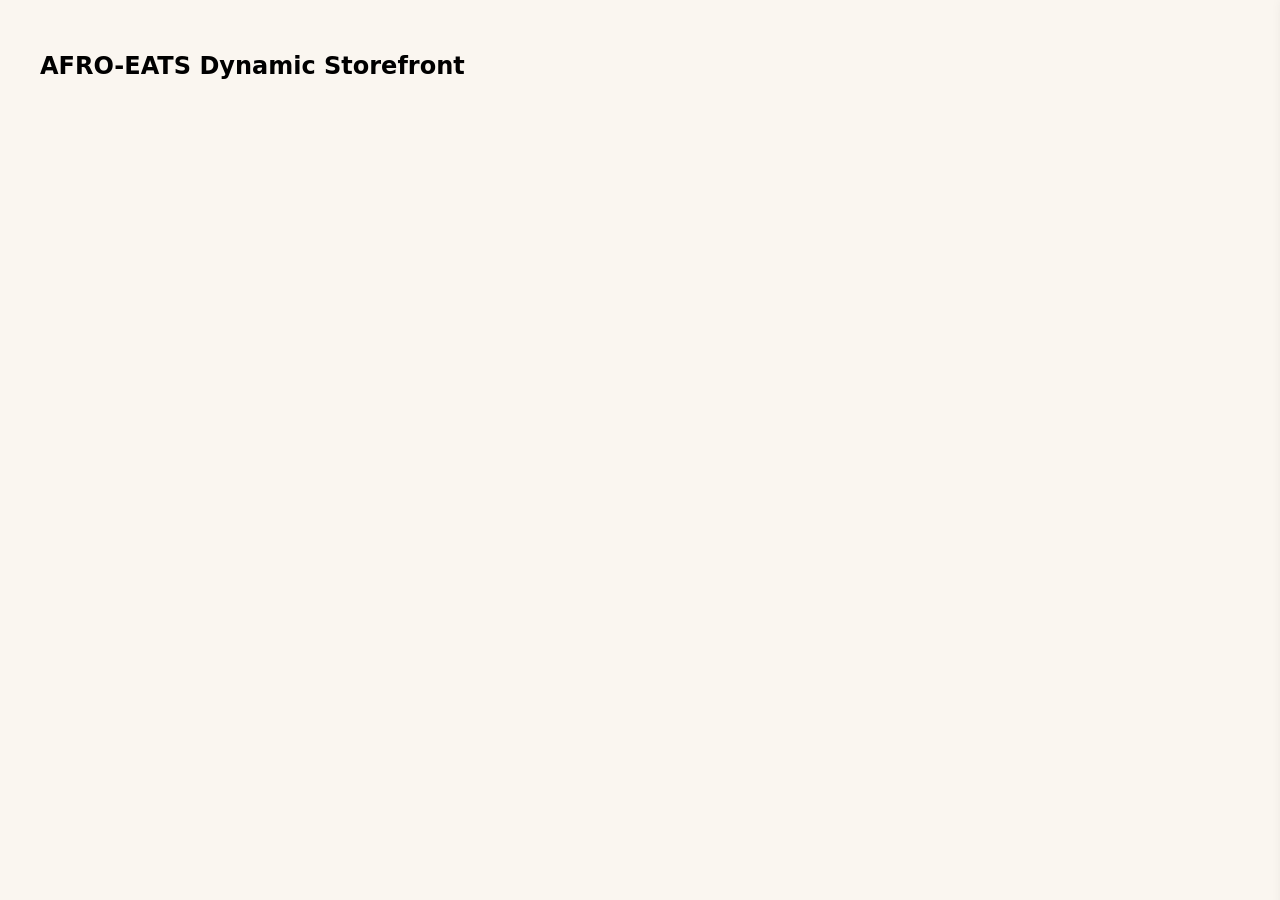
<file: checkout.html>
<!DOCTYPE html>
<html lang="en">
<head>
  <meta charset="UTF-8">
  <title>AFRO-EATS Store & Checkout</title>
  <style>
    :root { --terracotta: #C85A32; --border: #E8DDCF; }
    body { font-family: system-ui, sans-serif; background: #FAF6F0; margin: 0; padding: 0; }
    .container { max-width: 1200px; margin: 0 auto; padding: 2rem; }
    
    /* Product Cards */
    .products-grid { display: grid; grid-template-columns: repeat(auto-fill, minmax(260px, 1fr)); gap: 1.5rem; }
    .product-card { background: #fff; border: 1px solid var(--border); border-radius: 12px; padding: 1rem; position: relative; }
    .product-thumb img { width: 100%; height: 180px; object-fit: cover; border-radius: 8px; }
    .badge-discount { position: absolute; top: 1.5rem; left: 1.5rem; background: #1b4d3e; color: #fff; font-size: 0.75rem; font-weight: 700; padding: 0.25rem 0.5rem; border-radius: 4px; }
    .product-title { font-size: 1.1rem; margin: 0.5rem 0; }
    .product-price { font-weight: 800; font-size: 1.2rem; color: #1b4d3e; }
    .product-price .old { text-decoration: line-through; color: #888; font-size: 0.9rem; margin-left: 0.5rem; }
    .add-to-cart-btn { background: var(--terracotta); color: #fff; border: none; width: 100%; padding: 0.6rem; border-radius: 999px; cursor: pointer; font-weight: 700; margin-top: 0.5rem; }

    /* Cart Drawer */
    .cart-drawer { position: fixed; right: -400px; top: 0; width: 360px; height: 100%; background: #fff; box-shadow: -4px 0 12px rgba(0,0,0,0.1); transition: 0.3s; z-index: 100; display: flex; flex-direction: column; padding: 1rem; }
    .cart-drawer.active { right: 0; }
    .cart-header { display: flex; justify-content: space-between; align-items: center; border-bottom: 1px solid var(--border); padding-bottom: 1rem; }
    .cart-body { flex: 1; overflow-y: auto; padding: 1rem 0; }
    .cart-item { display: flex; gap: 1rem; align-items: center; margin-bottom: 1rem; }
    .cart-item img { width: 50px; height: 50px; border-radius: 6px; object-fit: cover; }
    .cart-footer { border-top: 1px solid var(--border); padding-top: 1rem; }
    .btn-primary { background: var(--terracotta); color: #fff; border: none; padding: 0.75rem 1.5rem; border-radius: 999px; cursor: pointer; font-weight: 700; }
    .full-width { width: 100%; }

    /* Checkout Modal Overlay */
    .modal-overlay { position: fixed; inset: 0; background: rgba(0,0,0,0.6); display: none; justify-content: center; align-items: center; z-index: 200; }
    .modal-overlay.active { display: flex; }
    .checkout-card { background: #fff; width: 90%; max-width: 500px; padding: 2rem; border-radius: 12px; box-shadow: 0 8px 24px rgba(0,0,0,0.15); text-align: center; }
    .paypal-box { background: #F1ECE4; border: 1px solid var(--border); padding: 1.5rem; border-radius: 8px; margin-top: 1rem; }
    .notice-checkbox { font-size: 0.85rem; margin: 1rem 0; text-align: left; }
  </style>
</head>
<body>

  <div class="container">
    <h2>AFRO-EATS Dynamic Storefront</h2>
    <div class="products-grid" id="productsGrid"></div>
  </div>

  <!-- Cart Drawer -->
  <aside class="cart-drawer" id="cartDrawer">
    <div class="cart-header">
      <h3>Your Taste Basket (<span id="cartDrawerCount">0</span>)</h3>
      <button class="close-drawer" id="closeCart" onclick="closeCartDrawer()">✕</button>
    </div>
    <div class="cart-body" id="cartItemsContainer">
      <div class="empty-cart-msg">Your Taste Basket is currently empty.</div>
    </div>
    <div class="cart-footer">
      <div class="subtotal-row" style="display:flex; justify-content:space-between; font-weight:bold;">
        <span>Subtotal</span>
        <span id="cartSubtotal">$0.00</span>
      </div>
      <p class="shipping-note" style="font-size:0.8rem; color:#666;">Temperature-controlled packaging calculated at checkout.</p>
      <button class="btn btn-primary full-width" onclick="openCheckoutModal()">Proceed to Secure Checkout</button>
    </div>
  </aside>

  <!-- Checkout PayPal Modal -->
  <div class="modal-overlay" id="checkoutModal">
    <div class="checkout-card">
      <h3>Complete Your Checkout</h3>
      <p>Order Total: <strong id="checkoutTotal">$0.00</strong></p>

      <!-- PayPal Panel Form -->
      <div class="paypal-box">
        <form action="https://www.paypal.com/cgi-bin/webscr" method="post" id="paypalForm">
          <!-- PayPal Configuration Variables -->
          <input type="hidden" name="cmd" value="_xclick">
          <!-- ADMIN PAYPAL EMAIL PLACEHOLDER -->
          <input type="hidden" name="business" value="admin-merchant@afroeats.com">
          <input type="hidden" name="item_name" value="AFRO-EATS Order">
          <input type="hidden" name="amount" id="paypalAmount" value="0.00">
          <input type="hidden" name="currency_code" value="USD">
          <input type="hidden" name="rm" value="1">
          <input type="hidden" name="return" value="https://yourdomain.com/order-success.php">
          <input type="hidden" name="cancel_return" value="https://yourdomain.com/index.html">

          <div class="notice-checkbox">
            <label>
              <input type="checkbox" id="acceptReturnNotice" required>
              I understand that I must click <strong>"Return to Merchant"</strong> on the PayPal website after payment to finalize and log my order.
            </label>
          </div>

          <button type="submit" id="paypalSubmitBtn" class="btn btn-primary full-width" disabled>
            Transfer to PayPal to Complete Payment
          </button>
        </form>
      </div>
      <button onclick="closeCheckoutModal()" style="margin-top: 1rem; background:none; border:none; cursor:pointer; text-decoration:underline;">Cancel</button>
    </div>
  </div>

  <script>
    const state = { cart: [], products: [] };

    // Fetch products dynamically from PHP backend
    async function loadProducts() {
      try {
        const res = await fetch('http://localhost/Auto-Source/swiss/api.php?action=get_products');
        state.products = await res.json();
        renderProducts();
      } catch(e) {
        console.error('Failed to load products from API', e);
      }
    }

    function renderProducts() {
      const container = document.getElementById('productsGrid');
      container.innerHTML = state.products.map(product => `
        <div class="product-card">
          <div class="product-thumb">
            ${product.oldPrice ? `<span class="badge-discount">SAVE ${(100 - (product.price/product.oldPrice * 100)).toFixed(0)}%</span>` : ''}
            <img src="${product.image}" alt="${product.name}" loading="lazy">
          </div>
          <div class="product-details">
            <span class="product-brand">${product.brand}</span>
            <h3 class="product-title">${product.name}</h3>
            <div class="product-price">
              <span>$${product.price.toFixed(2)}</span>
              ${product.oldPrice ? `<span class="old">$${product.oldPrice.toFixed(2)}</span>` : ''}
            </div>
            <button class="add-to-cart-btn" onclick="addToCart('${product.id}')">Add to Basket</button>
          </div>
        </div>
      `).join('');
    }

    function addToCart(productId) {
      const product = state.products.find(p => p.id === productId);
      if(product) {
        state.cart.push(product);
        updateCartUI();
        document.getElementById('cartDrawer').classList.add('active');
      }
    }

    function removeFromCart(index) {
      state.cart.splice(index, 1);
      updateCartUI();
    }

    function updateCartUI() {
      const drawerCount = document.getElementById('cartDrawerCount');
      const container = document.getElementById('cartItemsContainer');
      const subtotalEl = document.getElementById('cartSubtotal');

      drawerCount.textContent = state.cart.length;

      if (state.cart.length === 0) {
        container.innerHTML = `<div class="empty-cart-msg">Your Taste Basket is currently empty.</div>`;
        subtotalEl.textContent = '$0.00';
        return;
      }

      container.innerHTML = state.cart.map((item, index) => `
        <div class="cart-item">
          <img src="${item.image}" alt="${item.name}">
          <div class="cart-item-info">
            <div class="cart-item-title">${item.name}</div>
            <div class="cart-item-price">$${item.price.toFixed(2)}</div>
          </div>
          <button onclick="removeFromCart(${index})" style="color:#C83214; font-size:0.8rem; font-weight:700; border:none; background:none; cursor:pointer;">Remove</button>
        </div>
      `).join('');

      const subtotal = state.cart.reduce((sum, item) => sum + item.price, 0);
      subtotalEl.textContent = `$${subtotal.toFixed(2)}`;
    }

    function closeCartDrawer() {
      document.getElementById('cartDrawer').classList.remove('active');
    }

    // Checkout Modal Handlers
    function openCheckoutModal() {
      const subtotal = state.cart.reduce((sum, item) => sum + item.price, 0);
      if (subtotal === 0) return alert('Your cart is empty!');

      document.getElementById('checkoutTotal').textContent = `$${subtotal.toFixed(2)}`;
      document.getElementById('paypalAmount').value = subtotal.toFixed(2);
      document.getElementById('checkoutModal').classList.add('active');
    }

    function closeCheckoutModal() {
      document.getElementById('checkoutModal').classList.remove('active');
    }

    // Notice confirmation checkbox listener
    document.getElementById('acceptReturnNotice').addEventListener('change', function(e) {
      document.getElementById('paypalSubmitBtn').disabled = !e.target.checked;
    });

    // Initialize application
    loadProducts();
  </script>
</body>
</html>
</file>
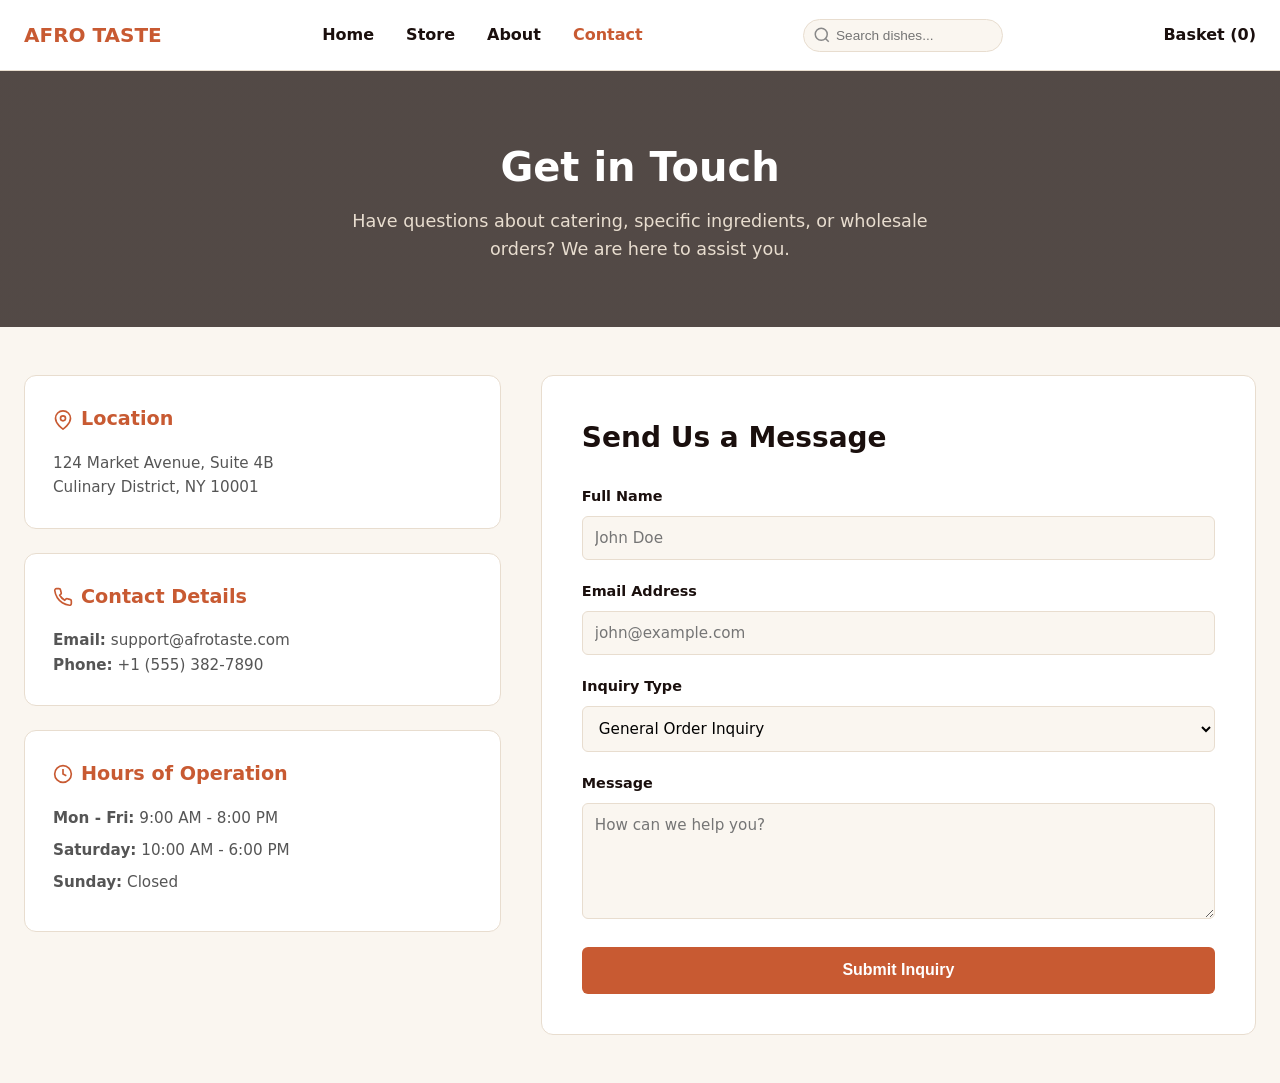
<file: contact.html>
<!DOCTYPE html>
<html lang="en">
<head>
  <meta charset="UTF-8">
  <meta name="viewport" content="width=device-width, initial-scale=1.0">
  <title>AFRO TASTE | Contact Us</title>
  <style>
    :root {
      --primary: #C85A32;
      --primary-dark: #A54422;
      --bg-cream: #FAF6F0;
      --text-dark: #1A0F0D;
      --border: #E8DDCF;
    }

    * { box-sizing: border-box; margin: 0; padding: 0; }
    body { font-family: system-ui, -apple-system, sans-serif; background: var(--bg-cream); color: var(--text-dark); line-height: 1.6; }
    a { text-decoration: none; color: inherit; }

    /* Header CSS */
    .main-header { background: #fff; border-bottom: 1px solid var(--border); position: sticky; top: 0; z-index: 100; }
    .header-container { max-width: 1280px; margin: 0 auto; padding: 0 1.5rem; height: 70px; display: flex; align-items: center; justify-content: space-between; gap: 1.5rem; }
    .brand-logo-placeholder { display: flex; align-items: center; gap: 0.5rem; font-weight: 900; color: var(--primary); font-size: 1.25rem; }
    .nav-list { display: flex; gap: 2rem; list-style: none; }
    .nav-link { font-weight: 600; transition: color 0.2s; }
    .nav-link.active, .nav-link:hover { color: var(--primary); }
    .search-wrapper { position: relative; width: 200px; }
    .search-wrapper input { width: 100%; padding: 0.5rem 0.5rem 0.5rem 2rem; border-radius: 999px; border: 1px solid var(--border); font-size: 0.85rem; background: var(--bg-cream); }
    .search-wrapper svg { position: absolute; left: 0.6rem; top: 50%; transform: translateY(-50%); color: #888; }
    .user-actions { display: flex; align-items: center; gap: 1rem; }

    /* Mobile Drawer */
    .mobile-drawer-overlay { position: fixed; inset: 0; background: rgba(0,0,0,0.5); z-index: 200; opacity: 0; visibility: hidden; transition: 0.3s; }
    .mobile-drawer-overlay.active { opacity: 1; visibility: visible; }
    .mobile-drawer { position: fixed; top: 0; right: -300px; width: 280px; height: 100%; background: #fff; z-index: 201; transition: 0.3s; padding: 1.5rem; display: flex; flex-direction: column; gap: 1.5rem; }
    .mobile-drawer.active { right: 0; }
    .mobile-nav-list { list-style: none; display: flex; flex-direction: column; gap: 1.25rem; font-weight: 700; font-size: 1.1rem; }
    .mobile-nav-toggle { display: none; background: none; border: none; font-size: 1.5rem; cursor: pointer; color: var(--text-dark); }

    /* Contact Hero Banner */
    .contact-hero { 
      position: relative;
      background: linear-gradient(rgba(26, 15, 13, 0.75), rgba(26, 15, 13, 0.75)), url('https://images.unsplash.com/photo-1555396273-367ea4eb4db5?auto=format&fit=crop&w=1600&q=80') center/cover no-repeat;
      padding: 4rem 1.5rem; 
      text-align: center; 
      color: #fff;
    }
    .contact-hero h1 { font-size: 2.5rem; color: #fff; margin-bottom: 0.5rem; font-weight: 800; }
    .contact-hero p { max-width: 600px; margin: 0 auto; color: #E8DDCF; font-size: 1.1rem; }

    /* Contact Layout */
    .contact-container { max-width: 1280px; margin: 3rem auto; padding: 0 1.5rem; }
    .contact-grid { display: grid; grid-template-columns: 1fr 1.5fr; gap: 2.5rem; }

    /* Info Cards Sidebar */
    .info-sidebar { display: flex; flex-direction: column; gap: 1.5rem; }
    .info-card { background: #fff; border: 1px solid var(--border); border-radius: 12px; padding: 1.75rem; }
    .info-card h3 { color: var(--primary); margin-bottom: 1rem; display: flex; align-items: center; gap: 0.5rem; font-size: 1.2rem; }
    .info-card p, .info-card ul { color: #555; font-size: 0.95rem; }
    .info-card ul { list-style: none; }
    .info-card ul li { margin-bottom: 0.5rem; }

    /* Contact Form */
    .form-card { background: #fff; border: 1px solid var(--border); border-radius: 12px; padding: 2.5rem; }
    .form-card h2 { color: var(--text-dark); margin-bottom: 1.5rem; font-size: 1.75rem; }
    
    .form-group { margin-bottom: 1.25rem; }
    .form-group label { display: block; font-weight: 600; margin-bottom: 0.5rem; font-size: 0.9rem; }
    .form-group input, .form-group select, .form-group textarea {
      width: 100%;
      padding: 0.75rem;
      border: 1px solid var(--border);
      border-radius: 6px;
      font-family: inherit;
      font-size: 0.95rem;
      background: #FAF6F0;
    }
    .form-group input:focus, .form-group select:focus, .form-group textarea:focus {
      outline: none;
      border-color: var(--primary);
      background: #fff;
    }

    .btn-submit {
      width: 100%;
      background: var(--primary);
      color: #fff;
      border: none;
      padding: 0.9rem;
      border-radius: 6px;
      font-weight: 700;
      font-size: 1rem;
      cursor: pointer;
      transition: background 0.2s;
    }
    .btn-submit:hover { background: var(--primary-dark); }

    .form-alert {
      display: none;
      padding: 1rem;
      background: #D4EDDA;
      color: #155724;
      border: 1px solid #C3E6CB;
      border-radius: 6px;
      margin-bottom: 1.5rem;
      font-weight: 600;
    }

    @media (max-width: 850px) {
      .contact-grid { grid-template-columns: 1fr; }
      .desktop-only { display: none !important; }
      .mobile-nav-toggle { display: block; }
      .form-card { padding: 1.5rem; }
    }
  </style>
</head>
<body>

  <!-- HEADER -->
  <header class="main-header">
    <div class="header-container">
      <a href="index.html" class="brand-logo-placeholder">
        <span class="logo-name">AFRO TASTE</span>
      </a>

      <nav class="main-nav desktop-only">
        <ul class="nav-list">
          <li><a href="index.html" class="nav-link">Home</a></li>
          <li><a href="store.html" class="nav-link">Store</a></li>
          <li><a href="about.html" class="nav-link">About</a></li>
          <li><a href="contact.html" class="nav-link active">Contact</a></li>
        </ul>
      </nav>

      <div class="search-wrapper desktop-only">
        <svg width="18" height="18" viewBox="0 0 24 24" fill="none" stroke="currentColor" stroke-width="2"><circle cx="11" cy="11" r="8"></circle><line x1="21" y1="21" x2="16.65" y2="16.65"></line></svg>
        <input type="text" placeholder="Search dishes..." id="searchInput">
      </div>

      <div class="user-actions desktop-only">
        <a href="cart.html" class="nav-link">Basket (<span id="cartCount">0</span>)</a>
      </div>

      <button class="mobile-nav-toggle mobile-only" onclick="toggleMobileDrawer(true)">
        <svg width="26" height="26" viewBox="0 0 24 24" fill="none" stroke="currentColor" stroke-width="2.5"><line x1="3" y1="12" x2="21" y2="12"></line><line x1="3" y1="6" x2="21" y2="6"></line><line x1="3" y1="18" x2="21" y2="18"></line></svg>
      </button>
    </div>
  </header>

  <!-- MOBILE DRAWER -->
  <div class="mobile-drawer-overlay" id="drawerOverlay" onclick="toggleMobileDrawer(false)"></div>
  <aside class="mobile-drawer" id="mobileDrawer">
    <div style="display:flex; justify-content:space-between; align-items:center;">
      <span style="font-weight:900; color:var(--primary); font-size:1.25rem;">AFRO TASTE</span>
      <button onclick="toggleMobileDrawer(false)" style="background:none; border:none; font-size:1.5rem; cursor:pointer;">✕</button>
    </div>
    <ul class="mobile-nav-list">
      <li><a href="index.html">Home</a></li>
      <li><a href="store.html">Store</a></li>
      <li><a href="about.html">About</a></li>
      <li><a href="contact.html" style="color:var(--primary);">Contact</a></li>
    </ul>
  </aside>

  <!-- HERO SECTION -->
  <section class="contact-hero">
    <h1>Get in Touch</h1>
    <p>Have questions about catering, specific ingredients, or wholesale orders? We are here to assist you.</p>
  </section>

  <!-- MAIN CONTACT CONTENT -->
  <main class="contact-container">
    <div class="contact-grid">
      
      <!-- INFORMATION SIDEBAR -->
      <aside class="info-sidebar">
        <div class="info-card">
          <h3>
            <svg width="20" height="20" viewBox="0 0 24 24" fill="none" stroke="currentColor" stroke-width="2"><path d="M21 10c0 7-9 13-9 13s-9-6-9-13a9 9 0 0 1 18 0z"></path><circle cx="12" cy="10" r="3"></circle></svg>
            Location
          </h3>
          <p>124 Market Avenue, Suite 4B<br>Culinary District, NY 10001</p>
        </div>

        <div class="info-card">
          <h3>
            <svg width="20" height="20" viewBox="0 0 24 24" fill="none" stroke="currentColor" stroke-width="2"><path d="M22 16.92v3a2 2 0 0 1-2.18 2 19.79 19.79 0 0 1-8.63-3.07 19.5 19.5 0 0 1-6-6 19.79 19.79 0 0 1-3.07-8.67A2 2 0 0 1 4.11 2h3a2 2 0 0 1 2 1.72 12.84 12.84 0 0 0 .7 2.81 2 2 0 0 1-.45 2.11L8.09 9.91a16 16 0 0 0 6 6l1.27-1.27a2 2 0 0 1 2.11-.45 12.84 12.84 0 0 0 2.81.7A2 2 0 0 1 22 16.92z"></path></svg>
            Contact Details
          </h3>
          <p><strong>Email:</strong> support@afrotaste.com</p>
          <p><strong>Phone:</strong> +1 (555) 382-7890</p>
        </div>

        <div class="info-card">
          <h3>
            <svg width="20" height="20" viewBox="0 0 24 24" fill="none" stroke="currentColor" stroke-width="2"><circle cx="12" cy="12" r="10"></circle><polyline points="12 6 12 12 16 14"></polyline></svg>
            Hours of Operation
          </h3>
          <ul>
            <li><strong>Mon - Fri:</strong> 9:00 AM - 8:00 PM</li>
            <li><strong>Saturday:</strong> 10:00 AM - 6:00 PM</li>
            <li><strong>Sunday:</strong> Closed</li>
          </ul>
        </div>
      </aside>

      <!-- CONTACT FORM -->
      <section class="form-card">
        <h2>Send Us a Message</h2>
        
        <div class="form-alert" id="formAlert">
          Thank you for reaching out! Your message has been received.
        </div>

        <form id="contactForm" onsubmit="handleFormSubmit(event)">
          <div class="form-group">
            <label for="fullName">Full Name</label>
            <input type="text" id="fullName" required placeholder="John Doe">
          </div>

          <div class="form-group">
            <label for="emailAddress">Email Address</label>
            <input type="email" id="emailAddress" required placeholder="john@example.com">
          </div>

          <div class="form-group">
            <label for="inquiryType">Inquiry Type</label>
            <select id="inquiryType">
              <option value="general">General Order Inquiry</option>
              <option value="catering">Event Catering (Nigeria / Cameroon / Congo)</option>
              <option value="wholesale">Wholesale & Spices</option>
              <option value="feedback">Feedback & Suggestions</option>
            </select>
          </div>

          <div class="form-group">
            <label for="message">Message</label>
            <textarea id="message" rows="5" required placeholder="How can we help you?"></textarea>
          </div>

          <button type="submit" class="btn-submit">Submit Inquiry</button>
        </form>
      </section>

    </div>
  </main>

  <script>
    function handleFormSubmit(event) {
      event.preventDefault();
      document.getElementById('formAlert').style.display = 'block';
      document.getElementById('contactForm').reset();
      
      setTimeout(() => {
        document.getElementById('formAlert').style.display = 'none';
      }, 5000);
    }

    function toggleMobileDrawer(open) {
      document.getElementById('mobileDrawer').classList.toggle('active', open);
      document.getElementById('drawerOverlay').classList.toggle('active', open);
    }
  </script>
</body>
</html>
</file>
